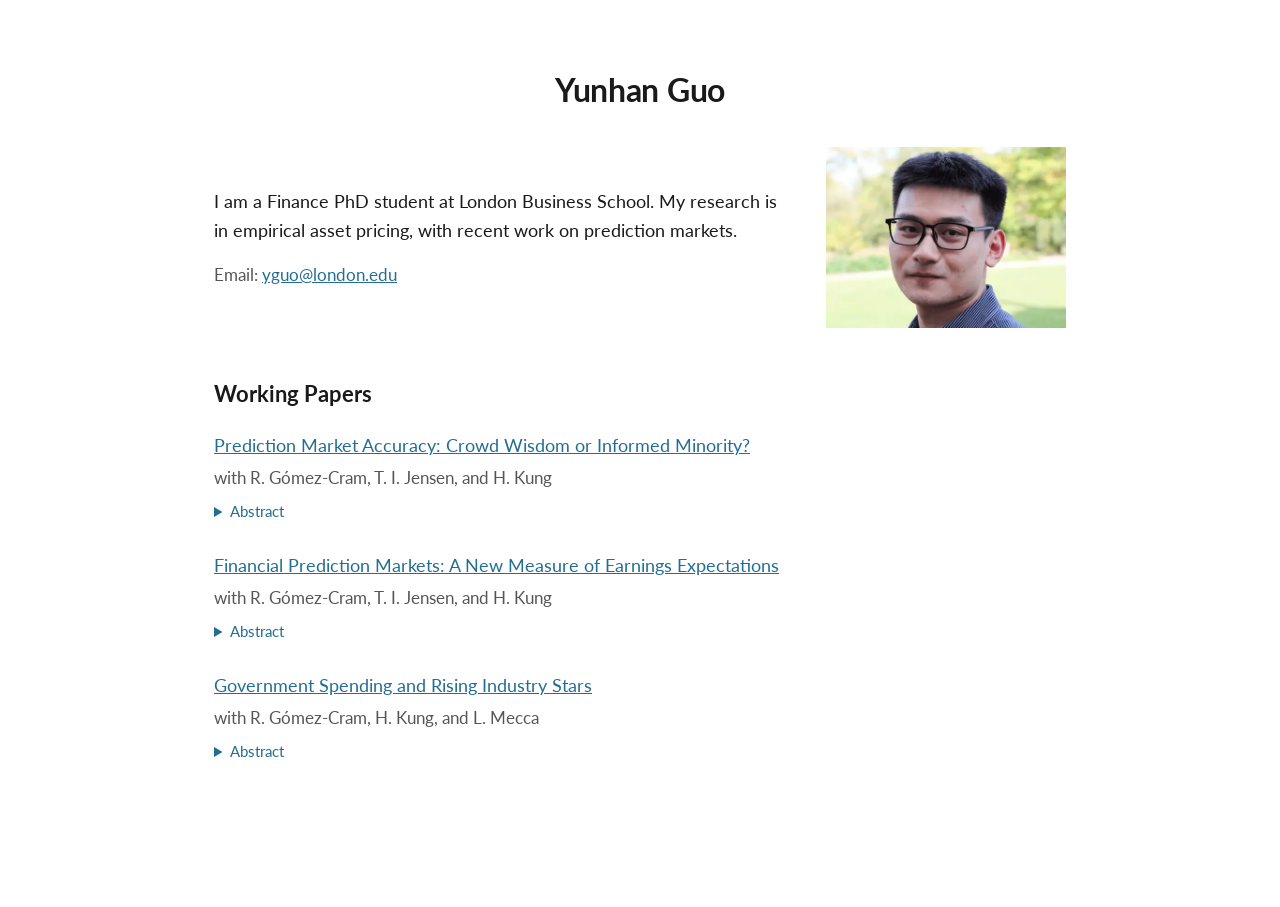
<file: index.html>
<!DOCTYPE html>
<html lang="en">
<head>
  <meta charset="utf-8">
  <meta name="viewport" content="width=device-width, initial-scale=1.0">
  <title>Yunhan Guo</title>
  <meta name="description" content="Yunhan Guo — Finance PhD student at London Business School. Empirical asset pricing, prediction markets.">
  <link rel="preconnect" href="https://fonts.googleapis.com">
  <link rel="preconnect" href="https://fonts.gstatic.com" crossorigin>
  <link rel="stylesheet" href="https://fonts.googleapis.com/css2?family=Lato:wght@300;400;700&display=swap">
  <link rel="stylesheet" href="style.css">
</head>
<body>
  <main>
    <header class="intro">
      <h1>Yunhan Guo</h1>
      <div class="intro-row">
        <div class="intro-text">
          <p class="lead">
            I am a Finance PhD student at London Business School.
            My research is in empirical asset pricing, with recent work on
            prediction markets.
          </p>
          <p class="contact">
            Email: <a href="mailto:yguo@london.edu">yguo@london.edu</a>
          </p>
        </div>
        <img class="photo" src="headshot.png" alt="Yunhan Guo">
      </div>
    </header>

    <section id="working-papers">
      <h2>Working Papers</h2>

      <article class="paper">
        <h3 class="paper-title">
          <a href="https://papers.ssrn.com/sol3/papers.cfm?abstract_id=6617059">Prediction Market Accuracy: Crowd Wisdom or Informed Minority?</a>
        </h3>
        <p class="paper-meta">with R. Gómez-Cram, T. I. Jensen, and H. Kung</p>
<details class="paper-abstract"><summary>Abstract</summary><p>Prediction markets produce remarkably accurate forecasts, but the source of this accuracy is poorly understood. Two explanations dominate: crowd wisdom and insider trading. Using the universe of Polymarket transactions, we show it is neither. Instead, accuracy comes from a minority of persistently skilled traders, around 3% of accounts. Unlike insiders, whose private edge is localized, these traders exhibit depth and breadth. They react to public news when it arrives, eliminate law-of-one-price violations, and trade against the crowd&rsquo;s behavioral mistakes. The crowd, in turn, generates most of the volume but little of the information, and its losses fund the minority&rsquo;s profits.</p></details>
      </article>

      <article class="paper">
        <h3 class="paper-title">
          <a href="https://papers.ssrn.com/sol3/papers.cfm?abstract_id=5933475">Financial Prediction Markets: A New Measure of Earnings Expectations</a>
        </h3>
        <p class="paper-meta">with R. Gómez-Cram, T. I. Jensen, and H. Kung</p>
<details class="paper-abstract"><summary>Abstract</summary><p>We construct a high-frequency measure of earnings expectations using financial prediction markets. Unlike analyst forecasts, which are updated infrequently and prone to agency conflicts, prediction market prices reflect real-time, stake-backed beliefs. Each contract pays one dollar if realized earnings exceed the analyst consensus; we derive the conditions under which these prices represent subjective probabilities. Relative to analyst forecasts, we find that market-implied expectations are (i) more accurate; (ii) free of standard forecast biases; (iii) incrementally informative for earnings announcement returns; and (iv) lead in price discovery. We trace this informativeness to two forces: the relative skill of earnings-market traders, as evidenced by their profitability in non-earnings markets, and insider trading, for which we find suggestive though not conclusive evidence. We expect this measure to become increasingly informative as the market matures, liquidity deepens, and financial prediction markets become part of mainstream finance.</p></details>
      </article>

      <article class="paper">
        <h3 class="paper-title">
          <a href="https://papers.ssrn.com/sol3/papers.cfm?abstract_id=5148873">Government Spending and Rising Industry Stars</a>
        </h3>
        <p class="paper-meta">with R. Gómez-Cram, H. Kung, and L. Mecca</p>
<details class="paper-abstract"><summary>Abstract</summary><p>Government spending is large, persistent, and disproportionately allocated to a select number of firms within industries through federal procurement contracts. To identify the effects on firm outcomes, we construct government spending shocks at the firm level as the difference between realized and expected contract awards. We measure expectations by tracing the allocation of each dollar to firms back to appropriations bills and exploiting predictable agency-to-firm procurement shares. Firms receiving positive government spending shocks increase markups and profitability, outperform industry peers in the stock market, and gain market share, fostering rising industry stars.</p></details>
      </article>

    </section>
  </main>
</body>
</html>
</file>
<file: style.css>
/* Yunhan Guo — personal website
   Clean, minimalist single-column layout. */

:root {
  --text: #1a1a1a;
  --muted: #555;
  --link: #226e93;
  --maxwidth: 900px;
}

* { box-sizing: border-box; }

html { -webkit-text-size-adjust: 100%; }

body {
  margin: 0;
  color: var(--text);
  background: #fff;
  font-family: "Lato", Arial, Helvetica, sans-serif;
  font-size: 17px;
  line-height: 1.6;
}

main {
  max-width: var(--maxwidth);
  margin: 0 auto;
  padding: 64px 24px 96px;
}

a {
  color: var(--link);
  text-decoration: underline;
}

/* Coauthor links: black text, underlined */
.paper-meta a {
  color: var(--text);
}

/* Intro / header */
.intro { margin-bottom: 48px; }

.intro-row {
  display: flex;
  align-items: center;
  gap: 36px;
}

.intro-text { flex: 1; }
.intro-text .lead { margin-top: 0; }
.intro-text .contact { margin-bottom: 0; }

.photo {
  flex-shrink: 0;
  width: 240px;
  height: auto;
}

h1 {
  font-size: 32px;
  font-weight: 700;
  margin: 0 0 32px;
  letter-spacing: -0.01em;
  text-align: center;
}

.lead {
  font-size: 18px;
  margin: 0 0 16px;
}

.contact {
  color: var(--muted);
  margin: 0;
}

/* Sections */
section { margin-bottom: 48px; }

h2 {
  font-size: 22px;
  font-weight: 700;
  margin: 0 0 20px;
}

/* Papers */
.paper { margin-bottom: 28px; }

.paper-title {
  font-size: 18px;
  font-weight: 400;
  margin: 0 0 4px;
}

.paper-meta {
  color: var(--muted);
  margin: 0 0 8px;
}

.paper-abstract {
  margin: 0 0 8px;
}

.paper-abstract summary {
  cursor: pointer;
  color: var(--link);
  font-size: 15px;
  width: fit-content;
}

.paper-abstract summary:hover {
  text-decoration: underline;
}

.paper-abstract p {
  margin: 8px 0 0;
  text-align: justify;
  font-size: 15px;
}

.paper-links {
  margin: 0;
  font-size: 15px;
}

/* Mobile */
@media (max-width: 600px) {
  main { padding: 40px 20px 64px; }
  h1 { font-size: 28px; }
  .intro-row {
    flex-direction: column-reverse;
    align-items: center;
    text-align: center;
  }
}
</file>
